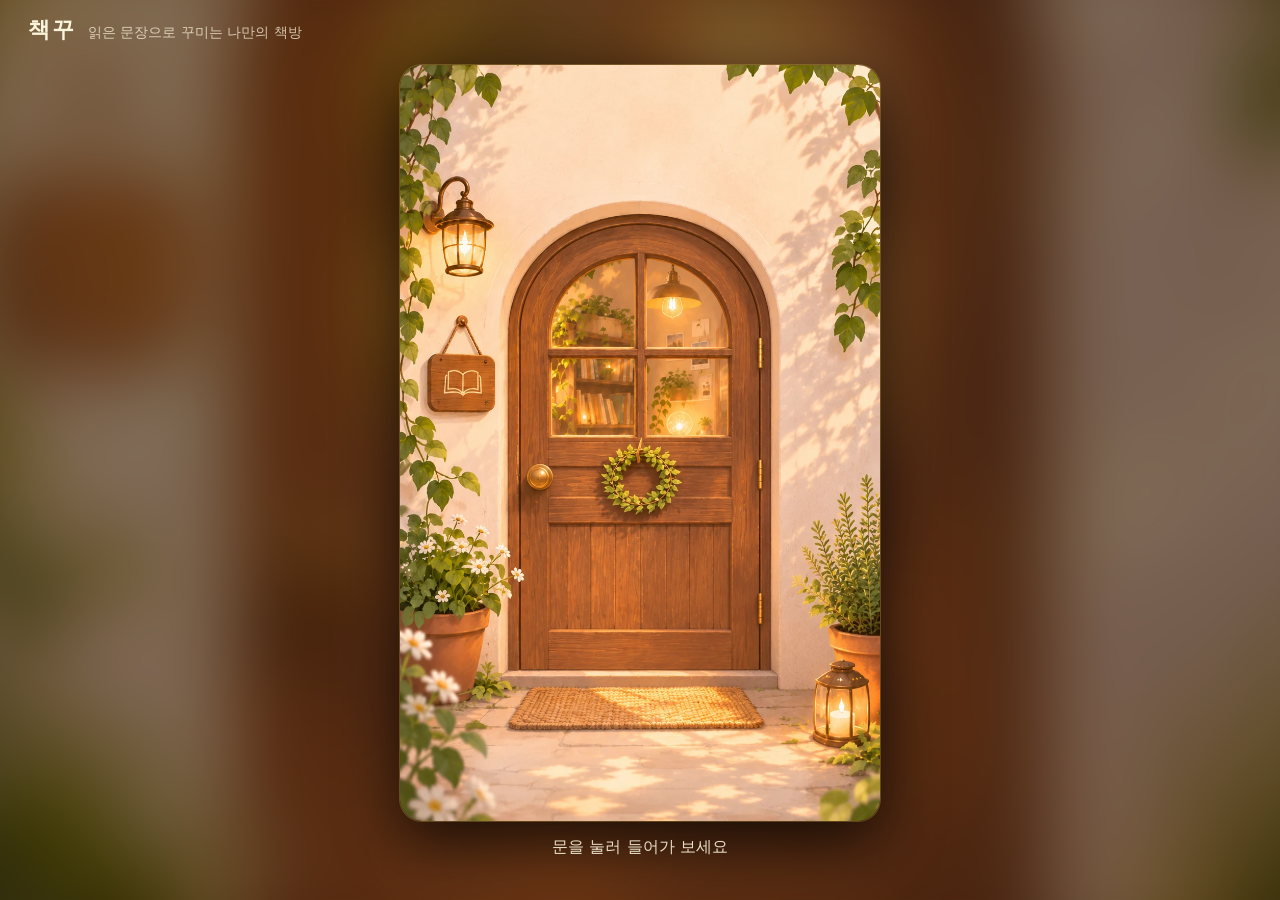
<file: index.html>
<!doctype html>
<html lang="ko">
<head>
<meta charset="utf-8">
<meta name="viewport" content="width=device-width, initial-scale=1">
<title>책꾸 · 읽은 문장으로 꾸미는 나만의 책방</title>
<link rel="stylesheet" href="style.css">
</head>
<body>
<header id="top"></header>
<main id="app"></main>
<div id="toast" role="status"></div>
<script src="assets/manifest.js"></script>
<script src="data.js"></script>
<script src="app.js"></script>
</body>
</html>
</file>
<file: style.css>
/* 책꾸 — 그림 톤(따뜻한 크림·나무 갈색·금색)에 맞춘 최소 스타일, 이모지 없음 */
:root{
  --ink:#3b2a1a; --cream:#fbf3dc; --cream2:#f3e4c0; --gold:#c9a24a; --gold2:#e3c98f;
  --wood:#9a5a2b; --wood2:#6f3c18; --bg:#2a1a11;
}
*{box-sizing:border-box}
html,body{margin:0}
body{font-family:"Malgun Gothic","Apple SD Gothic Neo",system-ui,sans-serif;color:var(--ink);background:var(--bg);min-height:100vh;
  word-break:keep-all;overflow-wrap:break-word;line-break:strict}
button{font:inherit;cursor:pointer}
.bgblur{position:fixed;inset:0;background-size:cover;background-position:center;filter:blur(34px) brightness(.5) saturate(1.1);transform:scale(1.15);z-index:-1}

#top{display:flex;align-items:baseline;gap:12px;padding:14px 28px;color:var(--cream)}
.logo{font-weight:900;font-size:1.4rem;letter-spacing:2px}
.sub{font-size:.88rem;opacity:.75}
#app{padding:6px 16px 40px}

/* 그림 프레임 (모든 그림은 세로형이라 같은 비율) */
.frame{position:relative;height:min(84vh,820px);aspect-ratio:998/1575;border-radius:22px;overflow:hidden;background:#1d120b;
  box-shadow:0 0 0 1px #c9a24a55,0 22px 60px #000b}
.frame .bg,.frame .layer img,.frame .i3{position:absolute;inset:0;width:100%;height:100%;object-fit:cover;user-select:none;pointer-events:none}
.hot{position:absolute;border:none;background:transparent;cursor:pointer;border-radius:16px;transition:background .25s,box-shadow .25s}
.hot:hover,.hot:focus-visible{background:#fff4cf1f;box-shadow:0 0 40px 8px #ffe2a066,inset 0 0 0 2px #fff1c888;outline:none}
.hint{color:var(--cream);opacity:.9;margin:0;line-height:1.5}

/* 1) 문 */
.doorpage{display:flex;flex-direction:column;align-items:center;gap:14px}
/* 문 그림이 문 안쪽으로 확대되는 동안, 방 그림은 원래 크기로 서서히 나타난다 */
.door .layer{position:absolute;inset:0;transform-origin:50% 54%;transition:transform 1.8s cubic-bezier(.65,0,.35,1)}
.door .i2,.door .i3{opacity:0;transition:opacity .9s ease}
.door.s1 .i2{opacity:1}
.door.s2 .layer{transform:scale(3)}
.door.s2 .i3{opacity:1;transition:opacity 1s ease .8s}
.doorhot{left:22.5%;top:19.6%;width:54.5%;height:60.8%;border-radius:200px 200px 8px 8px}
.door.s1 .doorhot{display:none}

/* 2) 방 · 3) 책장 */
.roompage{display:flex;justify-content:center;align-items:flex-start;gap:28px}
.frame.zoomin{animation:zoomin .6s cubic-bezier(.2,.8,.2,1)}
@keyframes zoomin{from{opacity:0;transform:scale(.6)}to{opacity:1;transform:none}}
.shelfhot{left:30%;top:28.4%;width:31%;height:35.5%}
.bookhot{left:42.5%;top:33.6%;width:23.8%;height:20%;border-radius:6px}

.side{width:220px;display:flex;flex-direction:column;gap:14px;padding-top:6px}
.menu{display:flex;flex-direction:column;gap:10px;padding:14px;border-radius:18px;background:#fbf3dcf0;box-shadow:0 0 0 1px var(--gold2),0 10px 30px #0007}

/* 버튼: 스토리보드의 나무 갈색 알약 버튼 */
.btn{display:block;width:100%;text-align:center;padding:11px 18px;border-radius:999px;font-weight:700;letter-spacing:.5px;
  color:var(--cream);background:linear-gradient(#b0703a,var(--wood2));border:1.5px solid #5e3112;
  box-shadow:inset 0 0 0 2px #e7b97a55,0 3px 0 #4a260c;transition:filter .15s,transform .1s}
.btn:hover{filter:brightness(1.08)}.btn:active{transform:translateY(2px);box-shadow:inset 0 0 0 2px #e7b97a55,0 1px 0 #4a260c}
.btn.ghost{color:var(--wood2);background:var(--cream);border-color:var(--gold2);box-shadow:inset 0 0 0 2px #fff8,0 3px 0 #c8ad74}

/* 4) 책을 누르면 나오는 메시지 (스토리보드 카드 톤) */
.msg{position:absolute;left:7%;right:7%;bottom:5%;padding:22px 22px 18px;text-align:center;border-radius:22px;
  background:linear-gradient(#fdf7e6,var(--cream2));box-shadow:inset 0 0 0 1.5px var(--gold),inset 0 0 0 6px #fdf7e6,inset 0 0 0 7px var(--gold2),0 14px 34px #000a;
  animation:rise .45s cubic-bezier(.2,.8,.2,1)}
@keyframes rise{from{opacity:0;transform:translateY(24px)}to{opacity:1;transform:none}}
.msg b{display:block;font-size:1.25rem;margin-bottom:6px}
.msg p{margin:0 0 14px;line-height:1.5}
.msg .row{display:flex;gap:10px;justify-content:center}.msg .row .btn{width:auto;min-width:120px}

#toast{position:fixed;left:50%;bottom:26px;transform:translate(-50%,140px);background:#2a1a11;color:var(--cream);border:1px solid var(--gold);
  padding:11px 22px;border-radius:999px;transition:transform .3s;z-index:40;max-width:90vw;text-align:center}
#toast.show{transform:translate(-50%,0)}

@media (max-width:900px){.roompage{flex-direction:column;align-items:center}.side{width:min(420px,100%)}}
</file>
